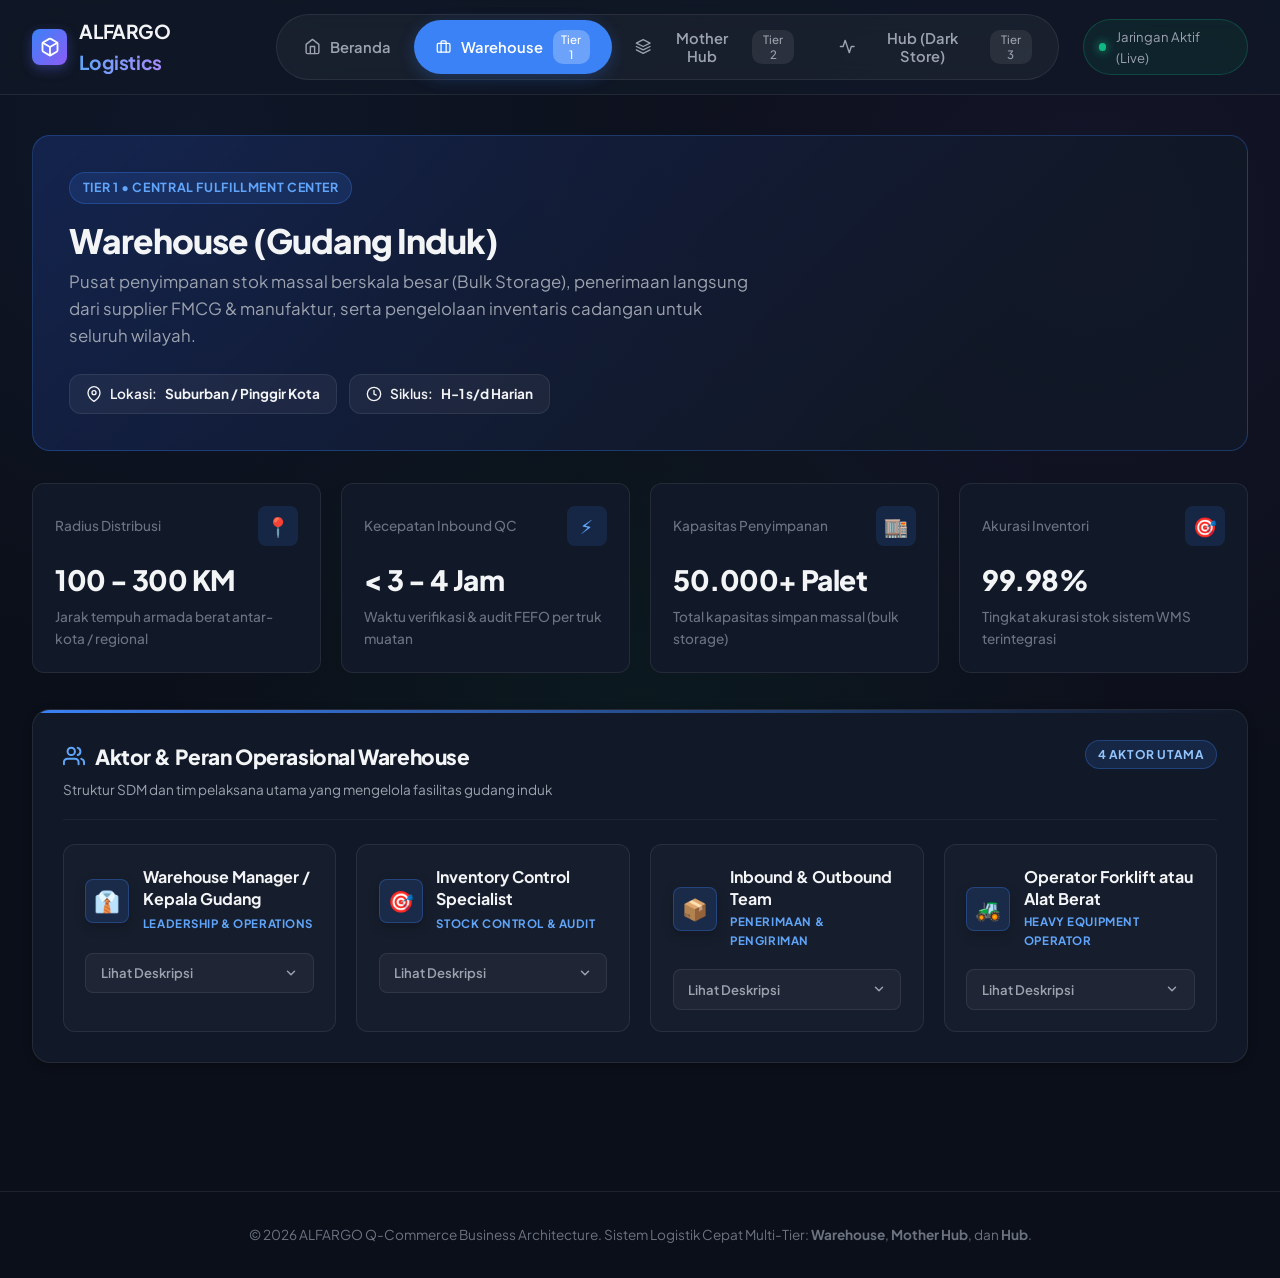
<file: Analisis Bisnis Q-Commerce/index.html>
<!DOCTYPE html>
<html lang="id">

<head>
    <meta charset="UTF-8">
    <meta name="viewport" content="width=device-width, initial-scale=1.0">
    <title>ALFARGO - Arsitektur Jaringan Q-Commerce</title>
    <meta name="description" content="Struktur jaringan rantai pasok Q-Commerce: Warehouse, Mother Hub, dan Hub">

    <!-- Google Fonts -->
    <link rel="preconnect" href="https://fonts.googleapis.com">
    <link rel="preconnect" href="https://fonts.gstatic.com" crossorigin>
    <link href="https://fonts.googleapis.com/css2?family=Plus+Jakarta+Sans:wght@400;500;600;700;800&display=swap"
        rel="stylesheet">

    <!-- Stylesheet -->
    <link rel="stylesheet" href="style.css">
</head>

<body>

    <!-- ================= NAVBAR ================= -->
    <nav class="navbar" role="navigation" aria-label="Navigasi Utama">
        <div class="nav-container">

            <!-- Brand Logo -->
            <a href="#" class="logo">
                <div class="logo-icon">
                    <svg width="20" height="20" viewBox="0 0 24 24" fill="none" stroke="currentColor" stroke-width="2.2"
                        stroke-linecap="round" stroke-linejoin="round">
                        <path
                            d="M21 16V8a2 2 0 0 0-1-1.73l-7-4a2 2 0 0 0-2 0l-7 4A2 2 0 0 0 3 8v8a2 2 0 0 0 1 1.73l7 4a2 2 0 0 0 2 0l7-4A2 2 0 0 0 21 16z">
                        </path>
                        <polyline points="3.27 6.96 12 12.01 20.73 6.96"></polyline>
                        <line x1="12" y1="22.08" x2="12" y2="12"></line>
                    </svg>
                </div>
                <div>ALFARGO <span>Logistics</span></div>
            </a>

            <!-- Menu Utama: Beranda | Warehouse | Mother Hub | Hub -->
            <ul class="nav-menu" role="tablist">
                <li class="nav-item" data-target="beranda" role="presentation">
                    <button class="nav-btn" role="tab" id="tab-beranda" aria-controls="beranda"
                        aria-selected="false">
                        <svg width="17" height="17" viewBox="0 0 24 24" fill="none" stroke="currentColor"
                            stroke-width="2" stroke-linecap="round" stroke-linejoin="round">
                            <path d="M3 9l9-7 9 7v11a2 2 0 0 1-2 2H5a2 2 0 0 1-2-2z"></path>
                            <polyline points="9 22 9 12 15 12 15 22"></polyline>
                        </svg>
                        Beranda
                    </button>
                </li>

                <li class="nav-item" data-target="warehouse" role="presentation">
                    <button class="nav-btn active" role="tab" id="tab-warehouse" aria-controls="warehouse"
                        aria-selected="true">
                        <svg width="17" height="17" viewBox="0 0 24 24" fill="none" stroke="currentColor"
                            stroke-width="2" stroke-linecap="round" stroke-linejoin="round">
                            <rect x="2" y="7" width="20" height="14" rx="2" ry="2"></rect>
                            <path d="M16 21V5a2 2 0 0 0-2-2h-4a2 2 0 0 0-2 2v16"></path>
                        </svg>
                        Warehouse
                        <span class="pill-badge">Tier 1</span>
                    </button>
                </li>

                <li class="nav-item" data-target="mother-hub" role="presentation">
                    <button class="nav-btn" role="tab" id="tab-mother-hub" aria-controls="mother-hub"
                        aria-selected="false">
                        <svg width="17" height="17" viewBox="0 0 24 24" fill="none" stroke="currentColor"
                            stroke-width="2" stroke-linecap="round" stroke-linejoin="round">
                            <polygon points="12 2 2 7 12 12 22 7 12 2"></polygon>
                            <polyline points="2 17 12 22 22 17"></polyline>
                            <polyline points="2 12 12 17 22 12"></polyline>
                        </svg>
                        Mother Hub
                        <span class="pill-badge">Tier 2</span>
                    </button>
                </li>

                <li class="nav-item" data-target="hub" role="presentation">
                    <button class="nav-btn" role="tab" id="tab-hub" aria-controls="hub" aria-selected="false">
                        <svg width="17" height="17" viewBox="0 0 24 24" fill="none" stroke="currentColor"
                            stroke-width="2" stroke-linecap="round" stroke-linejoin="round">
                            <path d="M22 12h-4l-3 9L9 3l-3 9H2"></path>
                        </svg>
                        Hub (Dark Store)
                        <span class="pill-badge">Tier 3</span>
                    </button>
                </li>
            </ul>

            <!-- Network Status Indicator -->
            <div class="nav-meta">
                <span class="status-dot"></span>
                <span>Jaringan Aktif (Live)</span>
            </div>

        </div>
    </nav>

    <!-- ================= MAIN CONTAINER ================= -->
    <main class="container">

        <!-- ==============================================================
         TAB 0: BERANDA (Alur Distribusi Q-Commerce)
         ============================================================== -->
        <article class="tab-panel" id="beranda" role="tabpanel" aria-labelledby="tab-beranda">

            <!-- Interactive Supply Chain Topology Flow Bar -->
            <section class="flow-topology" aria-label="Alur Rantai Pasok">
                <div class="topology-header">
                    <div class="topology-title">
                        <svg width="16" height="16" viewBox="0 0 24 24" fill="none" stroke="currentColor" stroke-width="2.5"
                            stroke-linecap="round" stroke-linejoin="round">
                            <line x1="6" y1="3" x2="6" y2="15"></line>
                            <circle cx="18" cy="6" r="3"></circle>
                            <circle cx="6" cy="18" r="3"></circle>
                            <path d="M18 9a9 9 0 0 1-9 9"></path>
                        </svg>
                        Alur Distribusi Q-Commerce
                    </div>
                    <span style="font-size: 0.8rem; color: var(--text-dim);">Klik node di bawah untuk berpindah menu</span>
                </div>

                <div class="topology-steps">
                    <!-- Supplier -->
                    <div class="topology-node node-static">
                        <div class="node-label">Sumber Pasokan</div>
                        <div class="node-name">Supplier / Principal</div>
                    </div>

                    <div class="topology-arrow">➔</div>

                    <!-- 1. Warehouse -->
                    <div class="topology-node node-wh active" data-target="warehouse">
                        <div class="node-label">Menu 1 • Tier 1</div>
                        <div class="node-name">Warehouse (Pusat)</div>
                    </div>

                    <div class="topology-arrow">➔</div>

                    <!-- 2. Mother Hub -->
                    <div class="topology-node node-mh" data-target="mother-hub">
                        <div class="node-label">Menu 2 • Tier 2</div>
                        <div class="node-name">Mother Hub (Regional)</div>
                    </div>

                    <div class="topology-arrow">➔</div>

                    <!-- 3. Hub -->
                    <div class="topology-node node-hub" data-target="hub">
                        <div class="node-label">Menu 3 • Tier 3</div>
                        <div class="node-name">Hub (Dark Store)</div>
                    </div>

                    <div class="topology-arrow">➔</div>

                    <!-- Customer -->
                    <div class="topology-node node-static">
                        <div class="node-label">Pelanggan Akhir</div>
                        <div class="node-name">Pengantaran 15 Mnt</div>
                    </div>
                </div>
            </section>

        </article>

        <!-- ==============================================================
         TAB 1: WAREHOUSE (Gudang Pusat / Central Fulfillment Center)
         ============================================================== -->
        <article class="tab-panel active" id="warehouse" role="tabpanel" aria-labelledby="tab-warehouse">

            <!-- Tier Hero -->
            <section class="tier-hero wh-theme">
                <div class="tier-tagline">Tier 1 • Central Fulfillment Center</div>
                <div class="tier-title-row">
                    <div>
                        <h1 class="tier-title">Warehouse (Gudang Induk)</h1>
                        <p class="tier-subtitle">
                            Pusat penyimpanan stok massal berskala besar (Bulk Storage), penerimaan langsung dari
                            supplier FMCG & manufaktur, serta pengelolaan inventaris cadangan untuk seluruh wilayah.
                        </p>
                    </div>
                    <div class="tier-meta-badges">
                        <div class="meta-chip">
                            <svg width="16" height="16" viewBox="0 0 24 24" fill="none" stroke="currentColor"
                                stroke-width="2">
                                <path d="M21 10c0 7-9 13-9 13s-9-6-9-13a9 9 0 0 1 18 0z"></path>
                                <circle cx="12" cy="10" r="3"></circle>
                            </svg>
                            Lokasi: <strong>Suburban / Pinggir Kota</strong>
                        </div>
                        <div class="meta-chip">
                            <svg width="16" height="16" viewBox="0 0 24 24" fill="none" stroke="currentColor"
                                stroke-width="2">
                                <circle cx="12" cy="12" r="10"></circle>
                                <polyline points="12 6 12 12 16 14"></polyline>
                            </svg>
                            Siklus: <strong>H-1 s/d Harian</strong>
                        </div>
                    </div>
                </div>
            </section>

            <!-- Ringkasan Metrik Operasional Utama Warehouse -->
            <section class="stats-grid wh-theme" aria-label="Metrik Operasional Warehouse">
                <div class="stat-card">
                    <div class="stat-head">
                        <span class="stat-label">Radius Distribusi</span>
                        <div class="stat-icon">📍</div>
                    </div>
                    <div class="stat-value">100 - 300 KM</div>
                    <div class="stat-label">Jarak tempuh armada berat antar-kota / regional</div>
                </div>

                <div class="stat-card">
                    <div class="stat-head">
                        <span class="stat-label">Kecepatan Inbound QC</span>
                        <div class="stat-icon">⚡</div>
                    </div>
                    <div class="stat-value">&lt; 3 - 4 Jam</div>
                    <div class="stat-label">Waktu verifikasi & audit FEFO per truk muatan</div>
                </div>

                <div class="stat-card">
                    <div class="stat-head">
                        <span class="stat-label">Kapasitas Penyimpanan</span>
                        <div class="stat-icon">🏬</div>
                    </div>
                    <div class="stat-value">50.000+ Palet</div>
                    <div class="stat-label">Total kapasitas simpan massal (bulk storage)</div>
                </div>

                <div class="stat-card">
                    <div class="stat-head">
                        <span class="stat-label">Akurasi Inventori</span>
                        <div class="stat-icon">🎯</div>
                    </div>
                    <div class="stat-value">99.98%</div>
                    <div class="stat-label">Tingkat akurasi stok sistem WMS terintegrasi</div>
                </div>
            </section>

            <!-- ================= AKTOR OPERASIONAL WAREHOUSE ================= -->
            <section class="actors-section wh-theme" aria-label="Aktor Operasional Warehouse">
                <div class="actors-header">
                    <div class="actors-title-group">
                        <h2 class="actors-title">
                            <svg width="22" height="22" viewBox="0 0 24 24" fill="none" stroke="currentColor"
                                stroke-width="2.2" stroke-linecap="round" stroke-linejoin="round">
                                <path d="M17 21v-2a4 4 0 0 0-4-4H5a4 4 0 0 0-4 4v2"></path>
                                <circle cx="9" cy="7" r="4"></circle>
                                <path d="M23 21v-2a4 4 0 0 0-3-3.87"></path>
                                <path d="M16 3.13a4 4 0 0 1 0 7.75"></path>
                            </svg>
                            Aktor & Peran Operasional Warehouse
                        </h2>
                        <span class="actors-subtitle">Struktur SDM dan tim pelaksana utama yang mengelola fasilitas gudang induk</span>
                    </div>
                    <span class="actors-count-badge">4 Aktor Utama</span>
                </div>

                <div class="actors-grid">
                    <!-- Aktor 1 -->
                    <div class="actor-card">
                        <div class="actor-head">
                            <div class="actor-icon">👔</div>
                            <div class="actor-info">
                                <h3 class="actor-name">Warehouse Manager / Kepala Gudang</h3>
                                <span class="actor-role-tag">Leadership & Operations</span>
                            </div>
                        </div>
                        <details class="actor-dropdown">
                            <summary class="actor-dropdown-btn">
                                <span class="btn-text-closed">Lihat Deskripsi</span>
                                <span class="btn-text-open">Tutup Deskripsi</span>
                                <svg class="actor-dropdown-arrow" width="14" height="14" viewBox="0 0 24 24" fill="none" stroke="currentColor" stroke-width="2.5" stroke-linecap="round" stroke-linejoin="round">
                                    <polyline points="6 9 12 15 18 9"></polyline>
                                </svg>
                            </summary>
                            <div class="actor-desc-wrap">
                                <p class="actor-desc">
                                    Bertanggung jawab atas keseluruhan operasional gudang, KPI (Key Performance Indicators), ketepatan stok, dan keselamatan kerja.
                                </p>
                            </div>
                        </details>
                    </div>

                    <!-- Aktor 2 -->
                    <div class="actor-card">
                        <div class="actor-head">
                            <div class="actor-icon">🎯</div>
                            <div class="actor-info">
                                <h3 class="actor-name">Inventory Control Specialist</h3>
                                <span class="actor-role-tag">Stock Control & Audit</span>
                            </div>
                        </div>
                        <details class="actor-dropdown">
                            <summary class="actor-dropdown-btn">
                                <span class="btn-text-closed">Lihat Deskripsi</span>
                                <span class="btn-text-open">Tutup Deskripsi</span>
                                <svg class="actor-dropdown-arrow" width="14" height="14" viewBox="0 0 24 24" fill="none" stroke="currentColor" stroke-width="2.5" stroke-linecap="round" stroke-linejoin="round">
                                    <polyline points="6 9 12 15 18 9"></polyline>
                                </svg>
                            </summary>
                            <div class="actor-desc-wrap">
                                <p class="actor-desc">
                                    Mengelola stock opname, memprediksi kebutuhan barang, dan meminimalkan kerugian akibat barang kadaluwarsa atau rusak.
                                </p>
                            </div>
                        </details>
                    </div>

                    <!-- Aktor 3 -->
                    <div class="actor-card">
                        <div class="actor-head">
                            <div class="actor-icon">📦</div>
                            <div class="actor-info">
                                <h3 class="actor-name">Inbound & Outbound Team</h3>
                                <span class="actor-role-tag">Penerimaan & Pengiriman</span>
                            </div>
                        </div>
                        <details class="actor-dropdown">
                            <summary class="actor-dropdown-btn">
                                <span class="btn-text-closed">Lihat Deskripsi</span>
                                <span class="btn-text-open">Tutup Deskripsi</span>
                                <svg class="actor-dropdown-arrow" width="14" height="14" viewBox="0 0 24 24" fill="none" stroke="currentColor" stroke-width="2.5" stroke-linecap="round" stroke-linejoin="round">
                                    <polyline points="6 9 12 15 18 9"></polyline>
                                </svg>
                            </summary>
                            <div class="actor-desc-wrap">
                                <p class="actor-desc">
                                    Staf yang menangani penerimaan barang dari supplier (inbound) dan penyusunan barang yang akan dikirim ke Mother Hub.
                                </p>
                            </div>
                        </details>
                    </div>

                    <!-- Aktor 4 -->
                    <div class="actor-card">
                        <div class="actor-head">
                            <div class="actor-icon">🚜</div>
                            <div class="actor-info">
                                <h3 class="actor-name">Operator Forklift atau Alat Berat</h3>
                                <span class="actor-role-tag">Heavy Equipment Operator</span>
                            </div>
                        </div>
                        <details class="actor-dropdown">
                            <summary class="actor-dropdown-btn">
                                <span class="btn-text-closed">Lihat Deskripsi</span>
                                <span class="btn-text-open">Tutup Deskripsi</span>
                                <svg class="actor-dropdown-arrow" width="14" height="14" viewBox="0 0 24 24" fill="none" stroke="currentColor" stroke-width="2.5" stroke-linecap="round" stroke-linejoin="round">
                                    <polyline points="6 9 12 15 18 9"></polyline>
                                </svg>
                            </summary>
                            <div class="actor-desc-wrap">
                                <p class="actor-desc">
                                    SDM tersertifikasi untuk memindahkan barang dalam skala besar.
                                </p>
                            </div>
                        </details>
                    </div>
                </div>
            </section>

        </article>


        <!-- ==============================================================
         TAB 2: MOTHER HUB (Pusat Distribusi Regional / Sortation Center)
         ============================================================== -->
        <article class="tab-panel" id="mother-hub" role="tabpanel" aria-labelledby="tab-mother-hub">

            <!-- Tier Hero -->
            <section class="tier-hero mh-theme">
                <div class="tier-tagline">Tier 2 • Regional Sorting & Cross-Dock Hub</div>
                <div class="tier-title-row">
                    <div>
                        <h1 class="tier-title">Mother Hub (Pusat Regional)</h1>
                        <p class="tier-subtitle">
                            Pusat konsolidasi dan penyortiran cepat tingkat kota/kabupaten. Bertindak sebagai jembatan
                            penghubung antara Warehouse utama dengan puluhan Hub (Dark Store) lokal.
                        </p>
                    </div>
                    <div class="tier-meta-badges">
                        <div class="meta-chip">
                            <svg width="16" height="16" viewBox="0 0 24 24" fill="none" stroke="currentColor"
                                stroke-width="2">
                                <path d="M21 10c0 7-9 13-9 13s-9-6-9-13a9 9 0 0 1 18 0z"></path>
                                <circle cx="12" cy="10" r="3"></circle>
                            </svg>
                            Lokasi: <strong>Perbatasan Kota / Akses Tol</strong>
                        </div>
                        <div class="meta-chip">
                            <svg width="16" height="16" viewBox="0 0 24 24" fill="none" stroke="currentColor"
                                stroke-width="2">
                                <circle cx="12" cy="12" r="10"></circle>
                                <polyline points="12 6 12 12 16 14"></polyline>
                            </svg>
                            Frekuensi: <strong>3 - 5x Pengiriman / Hari</strong>
                        </div>
                    </div>
                </div>
            </section>

            <!-- Ringkasan Metrik Operasional Utama Mother Hub -->
            <section class="stats-grid mh-theme" aria-label="Metrik Operasional Mother Hub">
                <div class="stat-card">
                    <div class="stat-head">
                        <span class="stat-label">Radius Layanan Antar-Hub</span>
                        <div class="stat-icon">📍</div>
                    </div>
                    <div class="stat-value">15 - 35 KM</div>
                    <div class="stat-label">Jarak jangkau distribusi ke puluhan Hub perkotaan</div>
                </div>

                <div class="stat-card">
                    <div class="stat-head">
                        <span class="stat-label">Kecepatan Sortir Batch</span>
                        <div class="stat-icon">⏱️</div>
                    </div>
                    <div class="stat-value">&lt; 45 Mnt</div>
                    <div class="stat-label">Waktu pemilahan barang per rute pengiriman Hub</div>
                </div>

                <div class="stat-card">
                    <div class="stat-head">
                        <span class="stat-label">Alur Harian</span>
                        <div class="stat-icon">🔄</div>
                    </div>
                    <div class="stat-value">35.000+ Item</div>
                    <div class="stat-label">Volume produk tersortir & transit per hari</div>
                </div>

                <div class="stat-card">
                    <div class="stat-head">
                        <span class="stat-label">Jaringan Hub Terhubung</span>
                        <div class="stat-icon">🏢</div>
                    </div>
                    <div class="stat-value">15 - 30 Hub</div>
                    <div class="stat-label">Dark store lokal aktif yang dipasok terjadwal</div>
                </div>
            </section>

            <!-- ================= AKTOR OPERASIONAL MOTHER HUB ================= -->
            <section class="actors-section mh-theme" aria-label="Aktor Operasional Mother Hub">
                <div class="actors-header">
                    <div class="actors-title-group">
                        <h2 class="actors-title">
                            <svg width="22" height="22" viewBox="0 0 24 24" fill="none" stroke="currentColor"
                                stroke-width="2.2" stroke-linecap="round" stroke-linejoin="round">
                                <path d="M17 21v-2a4 4 0 0 0-4-4H5a4 4 0 0 0-4 4v2"></path>
                                <circle cx="9" cy="7" r="4"></circle>
                                <path d="M23 21v-2a4 4 0 0 0-3-3.87"></path>
                                <path d="M16 3.13a4 4 0 0 1 0 7.75"></path>
                            </svg>
                            Aktor & Peran Operasional Mother Hub
                        </h2>
                        <span class="actors-subtitle">Tim lintas fungsi yang menggerakkan konsolidasi, pemilahan batch cepat, dan pasokan regional</span>
                    </div>
                    <span class="actors-count-badge">4 Aktor Utama</span>
                </div>

                <div class="actors-grid">
                    <!-- Aktor 1 -->
                    <div class="actor-card">
                        <div class="actor-head">
                            <div class="actor-icon">🏪</div>
                            <div class="actor-info">
                                <h3 class="actor-name">Mother Hub Manager / Store Manager</h3>
                                <span class="actor-role-tag">Hub Operations Leader</span>
                            </div>
                        </div>
                        <details class="actor-dropdown">
                            <summary class="actor-dropdown-btn">
                                <span class="btn-text-closed">Lihat Deskripsi</span>
                                <span class="btn-text-open">Tutup Deskripsi</span>
                                <svg class="actor-dropdown-arrow" width="14" height="14" viewBox="0 0 24 24" fill="none" stroke="currentColor" stroke-width="2.5" stroke-linecap="round" stroke-linejoin="round">
                                    <polyline points="6 9 12 15 18 9"></polyline>
                                </svg>
                            </summary>
                            <div class="actor-desc-wrap">
                                <p class="actor-desc">
                                    Mengawasi operasional harian Mother Hub, memantau fulfillment rate (kecepatan kemas), dan memimpin tim di area tersebut.
                                </p>
                            </div>
                        </details>
                    </div>

                    <!-- Aktor 2 -->
                    <div class="actor-card">
                        <div class="actor-head">
                            <div class="actor-icon">⚡</div>
                            <div class="actor-info">
                                <h3 class="actor-name">Picker (Pengambil Barang)</h3>
                                <span class="actor-role-tag">Rapid Item Sorting</span>
                            </div>
                        </div>
                        <details class="actor-dropdown">
                            <summary class="actor-dropdown-btn">
                                <span class="btn-text-closed">Lihat Deskripsi</span>
                                <span class="btn-text-open">Tutup Deskripsi</span>
                                <svg class="actor-dropdown-arrow" width="14" height="14" viewBox="0 0 24 24" fill="none" stroke="currentColor" stroke-width="2.5" stroke-linecap="round" stroke-linejoin="round">
                                    <polyline points="6 9 12 15 18 9"></polyline>
                                </svg>
                            </summary>
                            <div class="actor-desc-wrap">
                                <p class="actor-desc">
                                    Staf yang bertugas menerima barang dari Kurir Mother Hub dan diletakkan ke rak berdasarkan kategori, mengambil barang di rak berdasarkan pesanan dari hub. Kecepatan memetik barang (picking time) diukur dalam hitungan detik.
                                </p>
                            </div>
                        </details>
                    </div>

                    <!-- Aktor 3 -->
                    <div class="actor-card">
                        <div class="actor-head">
                            <div class="actor-icon">📦</div>
                            <div class="actor-info">
                                <h3 class="actor-name">Packer (Pengemas Barang)</h3>
                                <span class="actor-role-tag">Secure Packing & Staging</span>
                            </div>
                        </div>
                        <details class="actor-dropdown">
                            <summary class="actor-dropdown-btn">
                                <span class="btn-text-closed">Lihat Deskripsi</span>
                                <span class="btn-text-open">Tutup Deskripsi</span>
                                <svg class="actor-dropdown-arrow" width="14" height="14" viewBox="0 0 24 24" fill="none" stroke="currentColor" stroke-width="2.5" stroke-linecap="round" stroke-linejoin="round">
                                    <polyline points="6 9 12 15 18 9"></polyline>
                                </svg>
                            </summary>
                            <div class="actor-desc-wrap">
                                <p class="actor-desc">
                                    Staf yang mengemas produk ke dalam tempat aman seperti kardus dan sebagainya untuk diserahkan ke kurir hub.
                                </p>
                            </div>
                        </details>
                    </div>

                    <!-- Aktor 4 -->
                    <div class="actor-card">
                        <div class="actor-head">
                            <div class="actor-icon">🚚</div>
                            <div class="actor-info">
                                <h3 class="actor-name">Kurir</h3>
                                <span class="actor-role-tag">Inbound Shuttler</span>
                            </div>
                        </div>
                        <details class="actor-dropdown">
                            <summary class="actor-dropdown-btn">
                                <span class="btn-text-closed">Lihat Deskripsi</span>
                                <span class="btn-text-open">Tutup Deskripsi</span>
                                <svg class="actor-dropdown-arrow" width="14" height="14" viewBox="0 0 24 24" fill="none" stroke="currentColor" stroke-width="2.5" stroke-linecap="round" stroke-linejoin="round">
                                    <polyline points="6 9 12 15 18 9"></polyline>
                                </svg>
                            </summary>
                            <div class="actor-desc-wrap">
                                <p class="actor-desc">
                                    Untuk mengambil barang ke warehouse.
                                </p>
                            </div>
                        </details>
                    </div>
                </div>
            </section>

        </article>


        <!-- ==============================================================
         TAB 3: HUB (Dark Store / Micro-Fulfillment Center)
         ============================================================== -->
        <article class="tab-panel" id="hub" role="tabpanel" aria-labelledby="tab-hub">

            <!-- Tier Hero -->
            <section class="tier-hero hub-theme">
                <div class="tier-tagline">Tier 3 • Micro-Fulfillment & Dark Store</div>
                <div class="tier-title-row">
                    <div>
                        <h1 class="tier-title">Hub (Dark Store / Micro-Hub)</h1>
                        <p class="tier-subtitle">
                            Ujung tombak model bisnis Q-Commerce. Terletak di tengah kawasan padat penduduk untuk
                            menjamin pesanan pelanggan sampai di depan pintu dalam hitungan menit (10 - 25 menit).
                        </p>
                    </div>
                    <div class="tier-meta-badges">
                        <div class="meta-chip">
                            <svg width="16" height="16" viewBox="0 0 24 24" fill="none" stroke="currentColor"
                                stroke-width="2">
                                <path d="M21 10c0 7-9 13-9 13s-9-6-9-13a9 9 0 0 1 18 0z"></path>
                                <circle cx="12" cy="10" r="3"></circle>
                            </svg>
                            Lokasi: <strong>Pusat Pemukiman & Perumahan</strong>
                        </div>
                        <div class="meta-chip">
                            <svg width="16" height="16" viewBox="0 0 24 24" fill="none" stroke="currentColor"
                                stroke-width="2">
                                <circle cx="12" cy="12" r="10"></circle>
                                <polyline points="12 6 12 12 16 14"></polyline>
                            </svg>
                            SLA Delivery: <strong>10 - 25 Menit</strong>
                        </div>
                    </div>
                </div>
            </section>

            <!-- Ringkasan Metrik Operasional Utama Hub -->
            <section class="stats-grid hub-theme" aria-label="Metrik Operasional Hub">
                <div class="stat-card">
                    <div class="stat-head">
                        <span class="stat-label">Radius Pengantaran</span>
                        <div class="stat-icon">🛵</div>
                    </div>
                    <div class="stat-value">0 - 7 KM</div>
                    <div class="stat-label">Jarak tempuh kurir motor ke alamat pemesan</div>
                </div>

                <div class="stat-card">
                    <div class="stat-head">
                        <span class="stat-label">Kecepatan Pengantaran (SLA)</span>
                        <div class="stat-icon">⚡</div>
                    </div>
                    <div class="stat-value">0 - 15 Menit</div>
                    <div class="stat-label">Total durasi sejak pesanan masuk hingga tiba</div>
                </div>

                <div class="stat-card">
                    <div class="stat-head">
                        <span class="stat-label">Kecepatan Pick & Pack</span>
                        <div class="stat-icon">⏱️</div>
                    </div>
                    <div class="stat-value">&lt; 2.5 Mnt</div>
                    <div class="stat-label">Durasi staf mengambil produk & mengemas ke kantong</div>
                </div>

                <div class="stat-card">
                    <div class="stat-head">
                        <span class="stat-label">On-Time Delivery Rate</span>
                        <div class="stat-icon">🏆</div>
                    </div>
                    <div class="stat-value">98.4%</div>
                    <div class="stat-label">Tingkat ketepatan waktu pengiriman ke konsumen</div>
                </div>
            </section>

            <!-- ================= AKTOR OPERASIONAL HUB ================= -->
            <section class="actors-section hub-theme" aria-label="Aktor Operasional Hub">
                <div class="actors-header">
                    <div class="actors-title-group">
                        <h2 class="actors-title">
                            <svg width="22" height="22" viewBox="0 0 24 24" fill="none" stroke="currentColor"
                                stroke-width="2.2" stroke-linecap="round" stroke-linejoin="round">
                                <path d="M17 21v-2a4 4 0 0 0-4-4H5a4 4 0 0 0-4 4v2"></path>
                                <circle cx="9" cy="7" r="4"></circle>
                                <path d="M23 21v-2a4 4 0 0 0-3-3.87"></path>
                                <path d="M16 3.13a4 4 0 0 1 0 7.75"></path>
                            </svg>
                            Aktor & Peran Operasional Hub (Dark Store)
                        </h2>
                        <span class="actors-subtitle">Garda depan pemenuhan pesanan kilat 10 - 25 menit langsung ke tangan pelanggan</span>
                    </div>
                    <span class="actors-count-badge">4 Aktor Utama</span>
                </div>

                <div class="actors-grid">
                    <!-- Aktor 1 -->
                    <div class="actor-card">
                        <div class="actor-head">
                            <div class="actor-icon">🚛</div>
                            <div class="actor-info">
                                <h3 class="actor-name">Kurir Pengambil Barang</h3>
                                <span class="actor-role-tag">Replenishment Runner</span>
                            </div>
                        </div>
                        <details class="actor-dropdown">
                            <summary class="actor-dropdown-btn">
                                <span class="btn-text-closed">Lihat Deskripsi</span>
                                <span class="btn-text-open">Tutup Deskripsi</span>
                                <svg class="actor-dropdown-arrow" width="14" height="14" viewBox="0 0 24 24" fill="none" stroke="currentColor" stroke-width="2.5" stroke-linecap="round" stroke-linejoin="round">
                                    <polyline points="6 9 12 15 18 9"></polyline>
                                </svg>
                            </summary>
                            <div class="actor-desc-wrap">
                                <p class="actor-desc">
                                    Untuk mengambil barang ke Mother Hub.
                                </p>
                            </div>
                        </details>
                    </div>

                    <!-- Aktor 2 -->
                    <div class="actor-card">
                        <div class="actor-head">
                            <div class="actor-icon">🛵</div>
                            <div class="actor-info">
                                <h3 class="actor-name">Kurir Pengirim Barang</h3>
                                <span class="actor-role-tag">Last-Mile Rider</span>
                            </div>
                        </div>
                        <details class="actor-dropdown">
                            <summary class="actor-dropdown-btn">
                                <span class="btn-text-closed">Lihat Deskripsi</span>
                                <span class="btn-text-open">Tutup Deskripsi</span>
                                <svg class="actor-dropdown-arrow" width="14" height="14" viewBox="0 0 24 24" fill="none" stroke="currentColor" stroke-width="2.5" stroke-linecap="round" stroke-linejoin="round">
                                    <polyline points="6 9 12 15 18 9"></polyline>
                                </svg>
                            </summary>
                            <div class="actor-desc-wrap">
                                <p class="actor-desc">
                                    Mengantarkan pesanan belanja kilat langsung ke depan pintu pelanggan dalam radius 2 - 4 KM dengan standar SLA 10 - 25 menit.
                                </p>
                            </div>
                        </details>
                    </div>

                    <!-- Aktor 3 -->
                    <div class="actor-card">
                        <div class="actor-head">
                            <div class="actor-icon">🛒</div>
                            <div class="actor-info">
                                <h3 class="actor-name">Picker (Pengambil barang)</h3>
                                <span class="actor-role-tag">Instant Order Picking</span>
                            </div>
                        </div>
                        <details class="actor-dropdown">
                            <summary class="actor-dropdown-btn">
                                <span class="btn-text-closed">Lihat Deskripsi</span>
                                <span class="btn-text-open">Tutup Deskripsi</span>
                                <svg class="actor-dropdown-arrow" width="14" height="14" viewBox="0 0 24 24" fill="none" stroke="currentColor" stroke-width="2.5" stroke-linecap="round" stroke-linejoin="round">
                                    <polyline points="6 9 12 15 18 9"></polyline>
                                </svg>
                            </summary>
                            <div class="actor-desc-wrap">
                                <p class="actor-desc">
                                    Staf yang bertugas menerima barang dari kurir hub dan meletakkan ke rak berdasarkan kategori, mengambil barang di rak berdasarkan pesanan dari pelanggan.
                                </p>
                            </div>
                        </details>
                    </div>

                    <!-- Aktor 4 -->
                    <div class="actor-card">
                        <div class="actor-head">
                            <div class="actor-icon">🛍️</div>
                            <div class="actor-info">
                                <h3 class="actor-name">Packer (Pengemas Barang)</h3>
                                <span class="actor-role-tag">Quick Bagging & Safety</span>
                            </div>
                        </div>
                        <details class="actor-dropdown">
                            <summary class="actor-dropdown-btn">
                                <span class="btn-text-closed">Lihat Deskripsi</span>
                                <span class="btn-text-open">Tutup Deskripsi</span>
                                <svg class="actor-dropdown-arrow" width="14" height="14" viewBox="0 0 24 24" fill="none" stroke="currentColor" stroke-width="2.5" stroke-linecap="round" stroke-linejoin="round">
                                    <polyline points="6 9 12 15 18 9"></polyline>
                                </svg>
                            </summary>
                            <div class="actor-desc-wrap">
                                <p class="actor-desc">
                                    Staf yang bertugas mengemas produk ke kantong belanja dengan aman.
                                </p>
                            </div>
                        </details>
                    </div>
                </div>
            </section>

        </article>

    </main>

    <!-- ================= FOOTER ================= -->
    <footer class="footer">
        <p>© 2026 ALFARGO Q-Commerce Business Architecture. Sistem Logistik Cepat Multi-Tier:
            <strong>Warehouse</strong>, <strong>Mother Hub</strong>, dan <strong>Hub</strong>.
        </p>
    </footer>

    <!-- Script -->
    <script src="script.js"></script>
</body>

</html>
</file>
<file: Analisis Bisnis Q-Commerce/style.css>
/* ==========================================================================
   ALFARGO Q-COMMERCE LOGISTICS NETWORK - STYLESHEET
   Menus: Warehouse | Mother Hub | Hub
   ========================================================================== */

:root {
  --font-family: 'Plus Jakarta Sans', system-ui, -apple-system, BlinkMacSystemFont, 'Segoe UI', Roboto, sans-serif;

  /* Neutral Color Palette */
  --bg-main: #0B0F19;
  --bg-card: #111827;
  --bg-card-hover: #162032;
  --bg-glass: rgba(17, 24, 39, 0.75);
  --border-color: rgba(255, 255, 255, 0.08);
  --border-focus: rgba(99, 102, 241, 0.4);

  --text-main: #F3F4F6;
  --text-muted: #9CA3AF;
  --text-dim: #6B7280;

  /* Theme Accents for 3 Tiers */
  --color-warehouse: #3B82F6;
  /* Blue - Central Heavy Storage */
  --color-warehouse-glow: rgba(59, 130, 246, 0.25);
  --color-motherhub: #8B5CF6;
  /* Purple - Regional Sorting Hub */
  --color-motherhub-glow: rgba(139, 92, 246, 0.25);
  --color-hub: #10B981;
  /* Emerald - Ultra-Fast Local Dark Store */
  --color-hub-glow: rgba(16, 185, 129, 0.25);

  --radius-sm: 8px;
  --radius-md: 12px;
  --radius-lg: 18px;
  --radius-full: 9999px;

  --shadow-sm: 0 2px 8px rgba(0, 0, 0, 0.25);
  --shadow-md: 0 8px 24px rgba(0, 0, 0, 0.35);
  --shadow-lg: 0 16px 40px rgba(0, 0, 0, 0.5);

  --transition: all 0.25s cubic-bezier(0.4, 0, 0.2, 1);
}

/* Base Reset */
*,
*::before,
*::after {
  box-sizing: border-box;
  margin: 0;
  padding: 0;
}

body {
  font-family: var(--font-family);
  background-color: var(--bg-main);
  color: var(--text-main);
  line-height: 1.6;
  min-height: 100vh;
  overflow-x: hidden;
  background-image:
    radial-gradient(circle at 15% 15%, rgba(59, 130, 246, 0.07) 0%, transparent 40%),
    radial-gradient(circle at 85% 25%, rgba(139, 92, 246, 0.07) 0%, transparent 45%),
    radial-gradient(circle at 50% 80%, rgba(16, 185, 129, 0.06) 0%, transparent 50%);
  background-attachment: fixed;
}

/* Navbar */
.navbar {
  position: sticky;
  top: 0;
  z-index: 100;
  background: var(--bg-glass);
  backdrop-filter: blur(16px);
  -webkit-backdrop-filter: blur(16px);
  border-bottom: 1px solid var(--border-color);
  padding: 0.9rem 2rem;
  transition: var(--transition);
}

.nav-container {
  max-width: 1280px;
  margin: 0 auto;
  display: flex;
  align-items: center;
  justify-content: space-between;
  gap: 1.5rem;
}

.logo {
  display: flex;
  align-items: center;
  gap: 0.75rem;
  text-decoration: none;
  color: var(--text-main);
  font-weight: 700;
  font-size: 1.2rem;
  letter-spacing: -0.02em;
}

.logo-icon {
  width: 36px;
  height: 36px;
  border-radius: var(--radius-sm);
  background: linear-gradient(135deg, #3B82F6, #8B5CF6);
  display: flex;
  align-items: center;
  justify-content: center;
  color: white;
  box-shadow: 0 4px 12px rgba(99, 102, 241, 0.35);
}

.logo span {
  background: linear-gradient(to right, #60A5FA, #A78BFA);
  -webkit-background-clip: text;
  -webkit-text-fill-color: transparent;
}

/* 3 Main Menus Navigation */
.nav-menu {
  display: flex;
  align-items: center;
  background: rgba(255, 255, 255, 0.04);
  padding: 4px;
  border-radius: var(--radius-full);
  border: 1px solid var(--border-color);
  list-style: none;
}

.nav-item {
  position: relative;
}

.nav-btn {
  display: flex;
  align-items: center;
  gap: 0.6rem;
  padding: 0.6rem 1.4rem;
  border: none;
  background: transparent;
  color: var(--text-muted);
  font-family: inherit;
  font-size: 0.92rem;
  font-weight: 600;
  border-radius: var(--radius-full);
  cursor: pointer;
  transition: var(--transition);
}

.nav-btn:hover {
  color: var(--text-main);
  background: rgba(255, 255, 255, 0.05);
}

.nav-btn .pill-badge {
  font-size: 0.72rem;
  padding: 2px 7px;
  border-radius: 10px;
  background: rgba(255, 255, 255, 0.08);
  font-weight: 500;
  transition: var(--transition);
}

/* Active Menu States */
.nav-item[data-target="beranda"] .nav-btn.active {
  background: linear-gradient(135deg, #3B82F6, #8B5CF6);
  color: white;
  box-shadow: 0 4px 16px rgba(99, 102, 241, 0.4);
}

.nav-item[data-target="warehouse"] .nav-btn.active {
  background: var(--color-warehouse);
  color: white;
  box-shadow: 0 4px 16px var(--color-warehouse-glow);
}

.nav-item[data-target="mother-hub"] .nav-btn.active {
  background: var(--color-motherhub);
  color: white;
  box-shadow: 0 4px 16px var(--color-motherhub-glow);
}

.nav-item[data-target="hub"] .nav-btn.active {
  background: var(--color-hub);
  color: white;
  box-shadow: 0 4px 16px var(--color-hub-glow);
}

.nav-btn.active .pill-badge {
  background: rgba(255, 255, 255, 0.25);
  color: white;
}

/* Network Status */
.nav-meta {
  display: flex;
  align-items: center;
  gap: 0.6rem;
  font-size: 0.82rem;
  color: var(--text-muted);
  background: rgba(16, 185, 129, 0.08);
  padding: 0.4rem 0.9rem;
  border-radius: var(--radius-full);
  border: 1px solid rgba(16, 185, 129, 0.25);
}

.status-dot {
  width: 8px;
  height: 8px;
  border-radius: 50%;
  background-color: var(--color-hub);
  box-shadow: 0 0 10px var(--color-hub);
  animation: pulse-dot 2s infinite;
}

@keyframes pulse-dot {
  0% {
    transform: scale(0.95);
    opacity: 0.8;
  }

  50% {
    transform: scale(1.2);
    opacity: 1;
  }

  100% {
    transform: scale(0.95);
    opacity: 0.8;
  }
}

/* Main Container */
.container {
  max-width: 1280px;
  margin: 0 auto;
  padding: 2.5rem 2rem 4rem;
}

/* Topology Banner / Supply Chain Flow Bar */
.flow-topology {
  background: var(--bg-card);
  border: 1px solid var(--border-color);
  border-radius: var(--radius-lg);
  padding: 1.5rem;
  margin-bottom: 2.5rem;
  box-shadow: var(--shadow-sm);
}

.topology-header {
  display: flex;
  justify-content: space-between;
  align-items: center;
  margin-bottom: 1.25rem;
}

.topology-title {
  font-size: 0.88rem;
  text-transform: uppercase;
  letter-spacing: 0.08em;
  color: var(--text-dim);
  font-weight: 700;
  display: flex;
  align-items: center;
  gap: 0.5rem;
}

.topology-steps {
  display: grid;
  grid-template-columns: 1fr auto 1.3fr auto 1.3fr auto 1.3fr auto 1fr;
  align-items: center;
  gap: 0.75rem;
}

.topology-node {
  background: rgba(255, 255, 255, 0.02);
  border: 1px solid var(--border-color);
  border-radius: var(--radius-md);
  padding: 0.85rem 1rem;
  text-align: center;
  cursor: pointer;
  transition: var(--transition);
  position: relative;
}

.topology-node:hover {
  background: var(--bg-card-hover);
  border-color: rgba(255, 255, 255, 0.2);
}

.topology-node.node-wh.active {
  border-color: var(--color-warehouse);
  background: rgba(59, 130, 246, 0.1);
  box-shadow: 0 0 20px var(--color-warehouse-glow);
}

.topology-node.node-mh.active {
  border-color: var(--color-motherhub);
  background: rgba(139, 92, 246, 0.1);
  box-shadow: 0 0 20px var(--color-motherhub-glow);
}

.topology-node.node-hub.active {
  border-color: var(--color-hub);
  background: rgba(16, 185, 129, 0.1);
  box-shadow: 0 0 20px var(--color-hub-glow);
}

.node-static {
  cursor: default;
  background: transparent;
  border-style: dashed;
}

.node-static:hover {
  background: transparent;
  border-color: var(--border-color);
}

.node-label {
  font-size: 0.75rem;
  color: var(--text-dim);
  font-weight: 600;
  margin-bottom: 0.2rem;
}

.node-name {
  font-size: 0.95rem;
  font-weight: 700;
  color: var(--text-main);
}

.node-wh .node-name {
  color: #93C5FD;
}

.node-mh .node-name {
  color: #C4B5FD;
}

.node-hub .node-name {
  color: #6EE7B7;
}

.topology-arrow {
  color: var(--text-dim);
  font-size: 1.1rem;
  display: flex;
  align-items: center;
  justify-content: center;
}

/* Tab Panels Visibility */
.tab-panel {
  display: none;
  animation: fadeIn 0.35s ease;
}

.tab-panel.active {
  display: block;
}

@keyframes fadeIn {
  from {
    opacity: 0;
    transform: translateY(8px);
  }

  to {
    opacity: 1;
    transform: translateY(0);
  }
}

/* Section Hero */
.tier-hero {
  border-radius: var(--radius-lg);
  padding: 2.25rem;
  margin-bottom: 2rem;
  position: relative;
  overflow: hidden;
  border: 1px solid var(--border-color);
}

.tier-hero.wh-theme {
  background: linear-gradient(135deg, rgba(30, 58, 138, 0.4) 0%, rgba(17, 24, 39, 0.95) 75%);
  border-color: rgba(59, 130, 246, 0.3);
}

.tier-hero.mh-theme {
  background: linear-gradient(135deg, rgba(76, 29, 149, 0.4) 0%, rgba(17, 24, 39, 0.95) 75%);
  border-color: rgba(139, 92, 246, 0.3);
}

.tier-hero.hub-theme {
  background: linear-gradient(135deg, rgba(6, 78, 59, 0.4) 0%, rgba(17, 24, 39, 0.95) 75%);
  border-color: rgba(16, 185, 129, 0.3);
}

.tier-tagline {
  display: inline-flex;
  align-items: center;
  gap: 0.4rem;
  font-size: 0.78rem;
  font-weight: 700;
  text-transform: uppercase;
  letter-spacing: 0.05em;
  padding: 0.3rem 0.8rem;
  border-radius: var(--radius-full);
  margin-bottom: 1rem;
}

.wh-theme .tier-tagline {
  background: rgba(59, 130, 246, 0.15);
  color: #60A5FA;
  border: 1px solid rgba(59, 130, 246, 0.3);
}

.mh-theme .tier-tagline {
  background: rgba(139, 92, 246, 0.15);
  color: #A78BFA;
  border: 1px solid rgba(139, 92, 246, 0.3);
}

.hub-theme .tier-tagline {
  background: rgba(16, 185, 129, 0.15);
  color: #34D399;
  border: 1px solid rgba(16, 185, 129, 0.3);
}

.tier-title-row {
  display: flex;
  justify-content: space-between;
  align-items: flex-start;
  gap: 1.5rem;
  flex-wrap: wrap;
}

.tier-title {
  font-size: 2.1rem;
  font-weight: 800;
  letter-spacing: -0.03em;
  line-height: 1.2;
  margin-bottom: 0.6rem;
}

.tier-subtitle {
  font-size: 1.05rem;
  color: var(--text-muted);
  max-width: 680px;
}

.tier-meta-badges {
  display: flex;
  gap: 0.75rem;
  flex-wrap: wrap;
}

.meta-chip {
  background: rgba(255, 255, 255, 0.05);
  border: 1px solid var(--border-color);
  padding: 0.5rem 1rem;
  border-radius: var(--radius-md);
  font-size: 0.85rem;
  font-weight: 600;
  display: flex;
  align-items: center;
  gap: 0.5rem;
}

.meta-chip strong {
  color: var(--text-main);
}

/* Stats Metrics Grid */
.stats-grid {
  display: grid;
  grid-template-columns: repeat(auto-fit, minmax(240px, 1fr));
  gap: 1.25rem;
  margin-bottom: 2rem;
}

.stat-card {
  background: var(--bg-card);
  border: 1px solid var(--border-color);
  border-radius: var(--radius-md);
  padding: 1.4rem;
  transition: var(--transition);
}

.stat-card:hover {
  transform: translateY(-3px);
  border-color: rgba(255, 255, 255, 0.18);
  box-shadow: var(--shadow-md);
}

.stat-head {
  display: flex;
  justify-content: space-between;
  align-items: center;
  margin-bottom: 0.75rem;
}

.stat-icon {
  width: 40px;
  height: 40px;
  border-radius: var(--radius-sm);
  display: flex;
  align-items: center;
  justify-content: center;
  font-size: 1.2rem;
}

.wh-theme .stat-icon {
  background: rgba(59, 130, 246, 0.15);
  color: #60A5FA;
}

.mh-theme .stat-icon {
  background: rgba(139, 92, 246, 0.15);
  color: #A78BFA;
}

.hub-theme .stat-icon {
  background: rgba(16, 185, 129, 0.15);
  color: #34D399;
}

.stat-value {
  font-size: 1.75rem;
  font-weight: 800;
  letter-spacing: -0.02em;
  margin-bottom: 0.2rem;
}

.stat-label {
  font-size: 0.85rem;
  color: var(--text-dim);
  font-weight: 500;
}

/* Usecase Cards (Alur Bisnis Warehouse) */
.usecase-grid {
  display: grid;
  grid-template-columns: repeat(auto-fit, minmax(260px, 1fr));
  gap: 1.25rem;
  margin-bottom: 2rem;
}

.usecase-card {
  background: var(--bg-card);
  border: 1px solid var(--border-color);
  border-radius: var(--radius-md);
  padding: 1.35rem;
  transition: var(--transition);
  display: flex;
  flex-direction: column;
  position: relative;
}

.usecase-card:hover {
  transform: translateY(-3px);
  border-color: rgba(59, 130, 246, 0.4);
  box-shadow: 0 10px 25px rgba(59, 130, 246, 0.15);
}

.usecase-header {
  display: flex;
  justify-content: space-between;
  align-items: center;
  margin-bottom: 0.75rem;
}

.usecase-badge {
  font-size: 0.72rem;
  font-weight: 700;
  text-transform: uppercase;
  letter-spacing: 0.05em;
  padding: 0.2rem 0.6rem;
  border-radius: var(--radius-full);
  background: rgba(59, 130, 246, 0.15);
  color: #60A5FA;
  border: 1px solid rgba(59, 130, 246, 0.3);
}

.usecase-icon {
  width: 36px;
  height: 36px;
  border-radius: var(--radius-sm);
  background: rgba(59, 130, 246, 0.12);
  display: flex;
  align-items: center;
  justify-content: center;
  font-size: 1.15rem;
  color: #60A5FA;
}

.usecase-title {
  font-size: 1.05rem;
  font-weight: 700;
  color: var(--text-main);
  margin-bottom: 0.4rem;
  line-height: 1.35;
}

.usecase-actor {
  font-size: 0.78rem;
  font-weight: 600;
  color: #93C5FD;
  margin-bottom: 0.7rem;
  display: flex;
  align-items: center;
  gap: 0.35rem;
}

.usecase-body {
  font-size: 0.84rem;
  color: var(--text-muted);
  line-height: 1.55;
  margin-bottom: 0.85rem;
  flex-grow: 1;
}

.usecase-output {
  font-size: 0.78rem;
  background: rgba(255, 255, 255, 0.03);
  padding: 0.5rem 0.75rem;
  border-radius: var(--radius-sm);
  border-left: 2px solid #3B82F6;
  color: #E2E8F0;
  line-height: 1.45;
}

.usecase-output strong {
  color: #60A5FA;
}

/* Detailed Business Condition Blocks & Interactive Dropdown */
.conditions-dropdown {
  margin: 0.85rem 0;
}

.conditions-toggle-btn {
  display: flex;
  align-items: center;
  justify-content: space-between;
  gap: 0.6rem;
  padding: 0.55rem 0.85rem;
  border-radius: var(--radius-sm);
  background: rgba(255, 255, 255, 0.04);
  border: 1px solid var(--border-color);
  cursor: pointer;
  font-size: 0.82rem;
  font-weight: 600;
  color: #93C5FD;
  list-style: none;
  transition: var(--transition);
  user-select: none;
}

.conditions-toggle-btn::-webkit-details-marker {
  display: none;
}

.conditions-toggle-btn:hover {
  background: rgba(59, 130, 246, 0.1);
  border-color: rgba(59, 130, 246, 0.35);
  color: #BFDBFE;
}

.conditions-dropdown[open] .conditions-toggle-btn {
  background: rgba(59, 130, 246, 0.12);
  border-color: rgba(59, 130, 246, 0.4);
  color: #FFFFFF;
  margin-bottom: 0.65rem;
}

.conditions-dropdown .chevron-icon {
  transition: transform 0.25s ease;
  flex-shrink: 0;
}

.conditions-dropdown[open] .chevron-icon {
  transform: rotate(180deg);
}

.toggle-text-open {
  display: none;
}

.conditions-dropdown[open] .toggle-text-closed {
  display: none;
}

.conditions-dropdown[open] .toggle-text-open {
  display: inline;
}

.conditions-container {
  display: flex;
  flex-direction: column;
  gap: 0.55rem;
  animation: fadeIn 0.25s ease;
}

.condition-title-label {
  font-size: 0.76rem;
  font-weight: 700;
  text-transform: uppercase;
  letter-spacing: 0.05em;
  color: #94A3B8;
  margin-bottom: 0.15rem;
  display: flex;
  align-items: center;
  gap: 0.35rem;
}

.condition-item {
  background: rgba(255, 255, 255, 0.025);
  border: 1px solid rgba(255, 255, 255, 0.06);
  border-radius: var(--radius-sm);
  padding: 0.6rem 0.8rem;
  font-size: 0.8rem;
  line-height: 1.48;
}

.condition-item strong {
  font-weight: 700;
  display: inline-block;
  margin-right: 0.3rem;
}

.cond-normal {
  border-left: 3px solid #10B981;
}

.cond-normal strong {
  color: #34D399;
}

.cond-warning {
  border-left: 3px solid #F59E0B;
}

.cond-warning strong {
  color: #FBBF24;
}

.cond-danger {
  border-left: 3px solid #EF4444;
}

.cond-danger strong {
  color: #F87171;
}

.cond-special {
  border-left: 3px solid #3B82F6;
}

.cond-special strong {
  color: #60A5FA;
}

/* Theme Accents for Dropdown Toggle */
.mh-theme .conditions-toggle-btn {
  color: #C4B5FD;
}

.mh-theme .conditions-toggle-btn:hover {
  background: rgba(139, 92, 246, 0.1);
  border-color: rgba(139, 92, 246, 0.35);
  color: #DDD6FE;
}

.mh-theme .conditions-dropdown[open] .conditions-toggle-btn {
  background: rgba(139, 92, 246, 0.12);
  border-color: rgba(139, 92, 246, 0.4);
  color: #FFFFFF;
}

.hub-theme .conditions-toggle-btn {
  color: #6EE7B7;
}

.hub-theme .conditions-toggle-btn:hover {
  background: rgba(16, 185, 129, 0.1);
  border-color: rgba(16, 185, 129, 0.35);
  color: #A7F3D0;
}

.hub-theme .conditions-dropdown[open] .conditions-toggle-btn {
  background: rgba(16, 185, 129, 0.12);
  border-color: rgba(16, 185, 129, 0.4);
  color: #FFFFFF;
}

/* Theme Variants for Usecase Cards (Mother Hub & Hub) */
.mh-theme .usecase-card:hover {
  border-color: rgba(139, 92, 246, 0.4);
  box-shadow: 0 10px 25px rgba(139, 92, 246, 0.15);
}

.mh-theme .usecase-badge {
  background: rgba(139, 92, 246, 0.15);
  color: #A78BFA;
  border-color: rgba(139, 92, 246, 0.3);
}

.mh-theme .usecase-icon {
  background: rgba(139, 92, 246, 0.12);
  color: #A78BFA;
}

.mh-theme .usecase-actor {
  color: #C4B5FD;
}

.mh-theme .usecase-output {
  border-left-color: #8B5CF6;
}

.mh-theme .usecase-output strong {
  color: #A78BFA;
}

.hub-theme .usecase-card:hover {
  border-color: rgba(16, 185, 129, 0.4);
  box-shadow: 0 10px 25px rgba(16, 185, 129, 0.15);
}

.hub-theme .usecase-badge {
  background: rgba(16, 185, 129, 0.15);
  color: #34D399;
  border-color: rgba(16, 185, 129, 0.3);
}

.hub-theme .usecase-icon {
  background: rgba(16, 185, 129, 0.12);
  color: #34D399;
}

.hub-theme .usecase-actor {
  color: #6EE7B7;
}

.hub-theme .usecase-output {
  border-left-color: #10B981;
}

.hub-theme .usecase-output strong {
  color: #34D399;
}

/* Two Column Content Layout */
.content-grid {
  display: grid;
  grid-template-columns: 1.6fr 1fr;
  gap: 1.5rem;
  margin-bottom: 2rem;
}

.card {
  background: var(--bg-card);
  border: 1px solid var(--border-color);
  border-radius: var(--radius-md);
  padding: 1.6rem;
  box-shadow: var(--shadow-sm);
}

.card-title {
  font-size: 1.15rem;
  font-weight: 700;
  margin-bottom: 1.25rem;
  display: flex;
  align-items: center;
  gap: 0.6rem;
}

/* Responsibilities List */
.feature-list {
  list-style: none;
  display: flex;
  flex-direction: column;
  gap: 1rem;
}

.feature-item {
  display: flex;
  align-items: flex-start;
  gap: 1rem;
  padding-bottom: 1rem;
  border-bottom: 1px solid rgba(255, 255, 255, 0.05);
}

.feature-item:last-child {
  border-bottom: none;
  padding-bottom: 0;
}

.feature-bullet {
  width: 28px;
  height: 28px;
  border-radius: 50%;
  display: flex;
  align-items: center;
  justify-content: center;
  flex-shrink: 0;
  font-size: 0.85rem;
  font-weight: 700;
}

.wh-theme .feature-bullet {
  background: rgba(59, 130, 246, 0.2);
  color: #93C5FD;
}

.mh-theme .feature-bullet {
  background: rgba(139, 92, 246, 0.2);
  color: #C4B5FD;
}

.hub-theme .feature-bullet {
  background: rgba(16, 185, 129, 0.2);
  color: #A7F3D0;
}

.feature-content h4 {
  font-size: 0.96rem;
  font-weight: 600;
  margin-bottom: 0.25rem;
}

.feature-content p {
  font-size: 0.85rem;
  color: var(--text-muted);
}

/* Specs Table / Detail List */
.specs-table {
  width: 100%;
  border-collapse: collapse;
}

.specs-table tr {
  border-bottom: 1px solid rgba(255, 255, 255, 0.05);
}

.specs-table tr:last-child {
  border-bottom: none;
}

.specs-table td {
  padding: 0.85rem 0;
  font-size: 0.88rem;
}

.specs-table td:first-child {
  color: var(--text-dim);
  font-weight: 500;
  width: 42%;
}

.specs-table td:last-child {
  color: var(--text-main);
  font-weight: 600;
  text-align: right;
}

/* Fleet & Facility Grid */
.secondary-grid {
  display: grid;
  grid-template-columns: repeat(auto-fit, minmax(320px, 1fr));
  gap: 1.5rem;
}

.badge-tag {
  display: inline-block;
  padding: 0.25rem 0.65rem;
  border-radius: var(--radius-sm);
  background: rgba(255, 255, 255, 0.05);
  border: 1px solid var(--border-color);
  font-size: 0.78rem;
  font-weight: 500;
  color: var(--text-muted);
  margin-right: 0.4rem;
  margin-bottom: 0.4rem;
}

/* Quick Compare Matrix Bar */
.comparison-section {
  margin-top: 3.5rem;
  background: var(--bg-card);
  border: 1px solid var(--border-color);
  border-radius: var(--radius-lg);
  padding: 2rem;
}

.compare-header {
  text-align: center;
  max-width: 600px;
  margin: 0 auto 2rem;
}

.compare-header h3 {
  font-size: 1.5rem;
  font-weight: 800;
  margin-bottom: 0.5rem;
}

.compare-header p {
  color: var(--text-muted);
  font-size: 0.9rem;
}

.compare-table-wrapper {
  overflow-x: auto;
}

.compare-table {
  width: 100%;
  border-collapse: separate;
  border-spacing: 0;
}

.compare-table th,
.compare-table td {
  padding: 1.1rem 1.25rem;
  text-align: left;
  border-bottom: 1px solid var(--border-color);
}

.compare-table th {
  background: rgba(255, 255, 255, 0.02);
  font-size: 0.85rem;
  text-transform: uppercase;
  letter-spacing: 0.05em;
  color: var(--text-dim);
}

.compare-table tbody tr:hover {
  background: rgba(255, 255, 255, 0.02);
}

.badge-tier {
  font-weight: 700;
  display: inline-flex;
  align-items: center;
  gap: 0.4rem;
}

.badge-tier.wh {
  color: #60A5FA;
}

.badge-tier.mh {
  color: #A78BFA;
}

.badge-tier.hub {
  color: #34D399;
}

/* Workflow Stepper Section */
.workflow-section {
  margin-top: 3.5rem;
  background: var(--bg-card);
  border: 1px solid var(--border-color);
  border-radius: var(--radius-lg);
  padding: 2.25rem;
}

.workflow-header {
  text-align: center;
  max-width: 650px;
  margin: 0 auto 2.25rem;
}

.workflow-header h3 {
  font-size: 1.55rem;
  font-weight: 800;
  margin-bottom: 0.5rem;
  letter-spacing: -0.02em;
}

.workflow-header p {
  color: var(--text-muted);
  font-size: 0.92rem;
}

.workflow-grid {
  display: grid;
  grid-template-columns: repeat(auto-fit, minmax(260px, 1fr));
  gap: 1.25rem;
  position: relative;
}

.workflow-card {
  background: rgba(255, 255, 255, 0.02);
  border: 1px solid var(--border-color);
  border-radius: var(--radius-md);
  padding: 1.4rem;
  position: relative;
  transition: var(--transition);
}

.workflow-card:hover {
  background: var(--bg-card-hover);
  border-color: rgba(255, 255, 255, 0.2);
  transform: translateY(-3px);
  box-shadow: var(--shadow-md);
}

.wf-step-num {
  font-size: 0.75rem;
  font-weight: 800;
  text-transform: uppercase;
  letter-spacing: 0.06em;
  padding: 0.25rem 0.65rem;
  border-radius: var(--radius-full);
  display: inline-block;
  margin-bottom: 0.9rem;
}

.wf-step-1 .wf-step-num {
  background: rgba(59, 130, 246, 0.2);
  color: #60A5FA;
}

.wf-step-2 .wf-step-num {
  background: rgba(139, 92, 246, 0.2);
  color: #A78BFA;
}

.wf-step-3 .wf-step-num {
  background: rgba(168, 85, 247, 0.2);
  color: #C084FC;
}

.wf-step-4 .wf-step-num {
  background: rgba(16, 185, 129, 0.2);
  color: #34D399;
}

.wf-title {
  font-size: 1.05rem;
  font-weight: 700;
  margin-bottom: 0.5rem;
}

.wf-roles {
  font-size: 0.8rem;
  font-weight: 600;
  color: #FBBF24;
  margin-bottom: 0.75rem;
  display: flex;
  align-items: center;
  gap: 0.35rem;
  flex-wrap: wrap;
}

.wf-desc {
  font-size: 0.85rem;
  color: var(--text-muted);
  line-height: 1.55;
}

/* Calculator Section */
.calc-section {
  margin-top: 3rem;
  background: linear-gradient(180deg, rgba(17, 24, 39, 0.95) 0%, rgba(11, 15, 25, 0.98) 100%);
  border: 1px solid var(--border-color);
  border-radius: var(--radius-lg);
  padding: 2.25rem;
  box-shadow: var(--shadow-sm);
}

.calc-header {
  display: flex;
  justify-content: space-between;
  align-items: flex-start;
  margin-bottom: 2rem;
  gap: 1.5rem;
  flex-wrap: wrap;
}

.calc-header h3 {
  font-size: 1.45rem;
  font-weight: 800;
  display: flex;
  align-items: center;
  gap: 0.6rem;
}

.calc-grid-layout {
  display: grid;
  grid-template-columns: 1fr 1.5fr;
  gap: 2rem;
}

.calc-controls {
  display: flex;
  flex-direction: column;
  gap: 1.5rem;
}

.calc-control-group {
  background: rgba(255, 255, 255, 0.02);
  border: 1px solid var(--border-color);
  border-radius: var(--radius-md);
  padding: 1.25rem;
}

.control-label-row {
  display: flex;
  justify-content: space-between;
  font-size: 0.88rem;
  font-weight: 600;
  margin-bottom: 0.75rem;
}

.control-val {
  color: #60A5FA;
  font-weight: 800;
}

.calc-slider {
  width: 100%;
  height: 6px;
  border-radius: 4px;
  background: rgba(255, 255, 255, 0.1);
  outline: none;
  -webkit-appearance: none;
  cursor: pointer;
}

.calc-slider::-webkit-slider-thumb {
  -webkit-appearance: none;
  width: 18px;
  height: 18px;
  border-radius: 50%;
  background: #3B82F6;
  cursor: pointer;
  box-shadow: 0 0 10px rgba(59, 130, 246, 0.6);
  transition: transform 0.15s ease;
}

.calc-slider::-webkit-slider-thumb:hover {
  transform: scale(1.2);
}

.calc-results-grid {
  display: grid;
  grid-template-columns: repeat(auto-fit, minmax(170px, 1fr));
  gap: 1rem;
}

.result-card {
  background: rgba(255, 255, 255, 0.03);
  border: 1px solid var(--border-color);
  border-radius: var(--radius-md);
  padding: 1.15rem;
  transition: var(--transition);
}

.result-card:hover {
  border-color: rgba(255, 255, 255, 0.2);
}

.result-role-tier {
  font-size: 0.72rem;
  text-transform: uppercase;
  font-weight: 700;
  margin-bottom: 0.35rem;
}

.result-tier-hub {
  color: #34D399;
}

.result-tier-mh {
  color: #A78BFA;
}

.result-tier-wh {
  color: #60A5FA;
}

.result-number {
  font-size: 1.8rem;
  font-weight: 800;
  color: var(--text-main);
  letter-spacing: -0.03em;
  margin-bottom: 0.2rem;
}

.result-label {
  font-size: 0.8rem;
  color: var(--text-dim);
  font-weight: 500;
}

/* Search Box */
.search-wrapper {
  margin-bottom: 2rem;
  position: relative;
}

.search-input {
  width: 100%;
  background: var(--bg-card);
  border: 1px solid var(--border-color);
  border-radius: var(--radius-full);
  padding: 0.85rem 1.25rem 0.85rem 2.75rem;
  font-family: inherit;
  font-size: 0.92rem;
  color: var(--text-main);
  outline: none;
  transition: var(--transition);
}

.search-input:focus {
  border-color: #6366F1;
  box-shadow: 0 0 15px rgba(99, 102, 241, 0.25);
}

.search-icon {
  position: absolute;
  left: 1rem;
  top: 50%;
  transform: translateY(-50%);
  color: var(--text-dim);
  pointer-events: none;
}

.feature-item.matched-search {
  background: rgba(99, 102, 241, 0.12);
  border-radius: var(--radius-sm);
  padding: 0.85rem;
  border-left: 3px solid #6366F1;
}

/* Responsive adjustments */
@media (max-width: 960px) {
  .calc-grid-layout {
    grid-template-columns: 1fr;
  }
}

/* Footer */
.footer {
  margin-top: 4rem;
  border-top: 1px solid var(--border-color);
  padding: 2rem;
  text-align: center;
  color: var(--text-dim);
  font-size: 0.85rem;
}

/* Responsive Breakpoints */
@media (max-width: 960px) {
  .topology-steps {
    grid-template-columns: 1fr;
    gap: 0.6rem;
  }

  .topology-arrow {
    transform: rotate(90deg);
    padding: 0.2rem 0;
  }

  .content-grid {
    grid-template-columns: 1fr;
  }

  .nav-container {
    flex-direction: column;
    align-items: stretch;
    gap: 1rem;
  }

  .nav-menu {
    width: 100%;
    justify-content: center;
    overflow-x: auto;
  }

  .nav-meta {
    align-self: center;
  }
}

@media (max-width: 640px) {
  .nav-btn {
    padding: 0.5rem 0.85rem;
    font-size: 0.82rem;
  }

  .tier-title {
    font-size: 1.6rem;
  }

  .container {
    padding: 1.5rem 1rem 3rem;
  }
}

/* ==========================================================================
   ACTORS / OPERATIONAL ROLES SECTION
   Modern Cards for Warehouse, Mother Hub, and Hub Teams
   ========================================================================== */

.actors-section {
  margin-top: 2.25rem;
  background: var(--bg-card);
  border: 1px solid var(--border-color);
  border-radius: var(--radius-lg);
  padding: 1.85rem;
  box-shadow: var(--shadow-sm);
  position: relative;
  overflow: hidden;
}

.actors-section::before {
  content: '';
  position: absolute;
  top: 0;
  left: 0;
  right: 0;
  height: 3px;
}

.wh-theme.actors-section::before {
  background: linear-gradient(90deg, var(--color-warehouse), transparent);
}

.mh-theme.actors-section::before {
  background: linear-gradient(90deg, var(--color-motherhub), transparent);
}

.hub-theme.actors-section::before {
  background: linear-gradient(90deg, var(--color-hub), transparent);
}

.actors-header {
  margin-bottom: 1.5rem;
  display: flex;
  justify-content: space-between;
  align-items: flex-start;
  gap: 1rem;
  flex-wrap: wrap;
  border-bottom: 1px solid rgba(255, 255, 255, 0.05);
  padding-bottom: 1.15rem;
}

.actors-title-group {
  display: flex;
  flex-direction: column;
  gap: 0.35rem;
}

.actors-title {
  font-size: 1.3rem;
  font-weight: 800;
  display: flex;
  align-items: center;
  gap: 0.65rem;
  color: var(--text-main);
  letter-spacing: -0.02em;
}

.wh-theme .actors-title svg { color: #60A5FA; }
.mh-theme .actors-title svg { color: #A78BFA; }
.hub-theme .actors-title svg { color: #34D399; }

.actors-subtitle {
  font-size: 0.85rem;
  color: var(--text-muted);
}

.actors-count-badge {
  font-size: 0.75rem;
  font-weight: 700;
  padding: 4px 12px;
  border-radius: var(--radius-full);
  text-transform: uppercase;
  letter-spacing: 0.05em;
}

.wh-theme .actors-count-badge {
  background: rgba(59, 130, 246, 0.15);
  color: #93C5FD;
  border: 1px solid rgba(59, 130, 246, 0.3);
}

.mh-theme .actors-count-badge {
  background: rgba(139, 92, 246, 0.15);
  color: #C4B5FD;
  border: 1px solid rgba(139, 92, 246, 0.3);
}

.hub-theme .actors-count-badge {
  background: rgba(16, 185, 129, 0.15);
  color: #6EE7B7;
  border: 1px solid rgba(16, 185, 129, 0.3);
}

.actors-grid {
  display: grid;
  grid-template-columns: repeat(auto-fit, minmax(260px, 1fr));
  gap: 1.25rem;
}

.actor-card {
  background: rgba(255, 255, 255, 0.025);
  border: 1px solid var(--border-color);
  border-radius: var(--radius-md);
  padding: 1.35rem;
  display: flex;
  flex-direction: column;
  transition: var(--transition);
  position: relative;
}

.actor-card:hover {
  background: var(--bg-card-hover);
  transform: translateY(-3px);
  box-shadow: var(--shadow-md);
}

.wh-theme .actor-card:hover {
  border-color: rgba(59, 130, 246, 0.4);
  box-shadow: 0 10px 25px rgba(59, 130, 246, 0.15);
}

.mh-theme .actor-card:hover {
  border-color: rgba(139, 92, 246, 0.4);
  box-shadow: 0 10px 25px rgba(139, 92, 246, 0.15);
}

.hub-theme .actor-card:hover {
  border-color: rgba(16, 185, 129, 0.4);
  box-shadow: 0 10px 25px rgba(16, 185, 129, 0.15);
}

.actor-head {
  display: flex;
  align-items: center;
  gap: 0.85rem;
  margin-bottom: 0.25rem;
}

.actor-icon {
  width: 44px;
  height: 44px;
  border-radius: var(--radius-sm);
  display: flex;
  align-items: center;
  justify-content: center;
  font-size: 1.3rem;
  flex-shrink: 0;
  box-shadow: 0 4px 12px rgba(0, 0, 0, 0.2);
}

.wh-theme .actor-icon {
  background: rgba(59, 130, 246, 0.15);
  border: 1px solid rgba(59, 130, 246, 0.3);
}

.mh-theme .actor-icon {
  background: rgba(139, 92, 246, 0.15);
  border: 1px solid rgba(139, 92, 246, 0.3);
}

.hub-theme .actor-icon {
  background: rgba(16, 185, 129, 0.15);
  border: 1px solid rgba(16, 185, 129, 0.3);
}

.actor-info {
  flex: 1;
}

.actor-name {
  font-size: 1rem;
  font-weight: 700;
  color: var(--text-main);
  line-height: 1.35;
}

.actor-role-tag {
  font-size: 0.72rem;
  font-weight: 700;
  text-transform: uppercase;
  letter-spacing: 0.05em;
  margin-top: 0.25rem;
  display: inline-block;
}

.wh-theme .actor-role-tag { color: #60A5FA; }
.mh-theme .actor-role-tag { color: #A78BFA; }
.hub-theme .actor-role-tag { color: #34D399; }

/* Actor Dropdown Toggle Button */
.actor-dropdown {
  width: 100%;
  margin-top: 0.85rem;
}

.actor-dropdown-btn {
  list-style: none;
  display: flex;
  align-items: center;
  justify-content: space-between;
  width: 100%;
  padding: 0.55rem 0.9rem;
  font-size: 0.82rem;
  font-weight: 600;
  border-radius: var(--radius-sm);
  background: rgba(255, 255, 255, 0.04);
  border: 1px solid var(--border-color);
  color: var(--text-muted);
  cursor: pointer;
  transition: var(--transition);
  user-select: none;
}

.actor-dropdown-btn::-webkit-details-marker {
  display: none;
}

.actor-dropdown-btn:hover {
  background: rgba(255, 255, 255, 0.08);
  color: var(--text-main);
}

.wh-theme .actor-dropdown-btn:hover {
  border-color: rgba(59, 130, 246, 0.4);
  color: #93C5FD;
}

.mh-theme .actor-dropdown-btn:hover {
  border-color: rgba(139, 92, 246, 0.4);
  color: #C4B5FD;
}

.hub-theme .actor-dropdown-btn:hover {
  border-color: rgba(16, 185, 129, 0.4);
  color: #6EE7B7;
}

.actor-dropdown[open] .actor-dropdown-btn {
  background: rgba(255, 255, 255, 0.07);
  margin-bottom: 0.65rem;
}

.wh-theme .actor-dropdown[open] .actor-dropdown-btn {
  border-color: rgba(59, 130, 246, 0.4);
  color: #60A5FA;
}

.mh-theme .actor-dropdown[open] .actor-dropdown-btn {
  border-color: rgba(139, 92, 246, 0.4);
  color: #A78BFA;
}

.hub-theme .actor-dropdown[open] .actor-dropdown-btn {
  border-color: rgba(16, 185, 129, 0.4);
  color: #34D399;
}

.actor-dropdown .actor-dropdown-arrow {
  transition: transform 0.25s ease;
  flex-shrink: 0;
}

.actor-dropdown[open] .actor-dropdown-arrow {
  transform: rotate(180deg);
}

.actor-dropdown .btn-text-open {
  display: none;
}

.actor-dropdown[open] .btn-text-closed {
  display: none;
}

.actor-dropdown[open] .btn-text-open {
  display: inline;
}

.actor-desc-wrap {
  animation: fadeIn 0.25s ease;
}

.actor-desc {
  font-size: 0.85rem;
  color: var(--text-muted);
  line-height: 1.55;
  background: rgba(255, 255, 255, 0.02);
  border-radius: var(--radius-sm);
  padding: 0.75rem 0.85rem;
  border-left: 2.5px solid;
}

.wh-theme .actor-desc {
  border-left-color: #3B82F6;
}

.mh-theme .actor-desc {
  border-left-color: #8B5CF6;
}

.hub-theme .actor-desc {
  border-left-color: #10B981;
}
</file>
